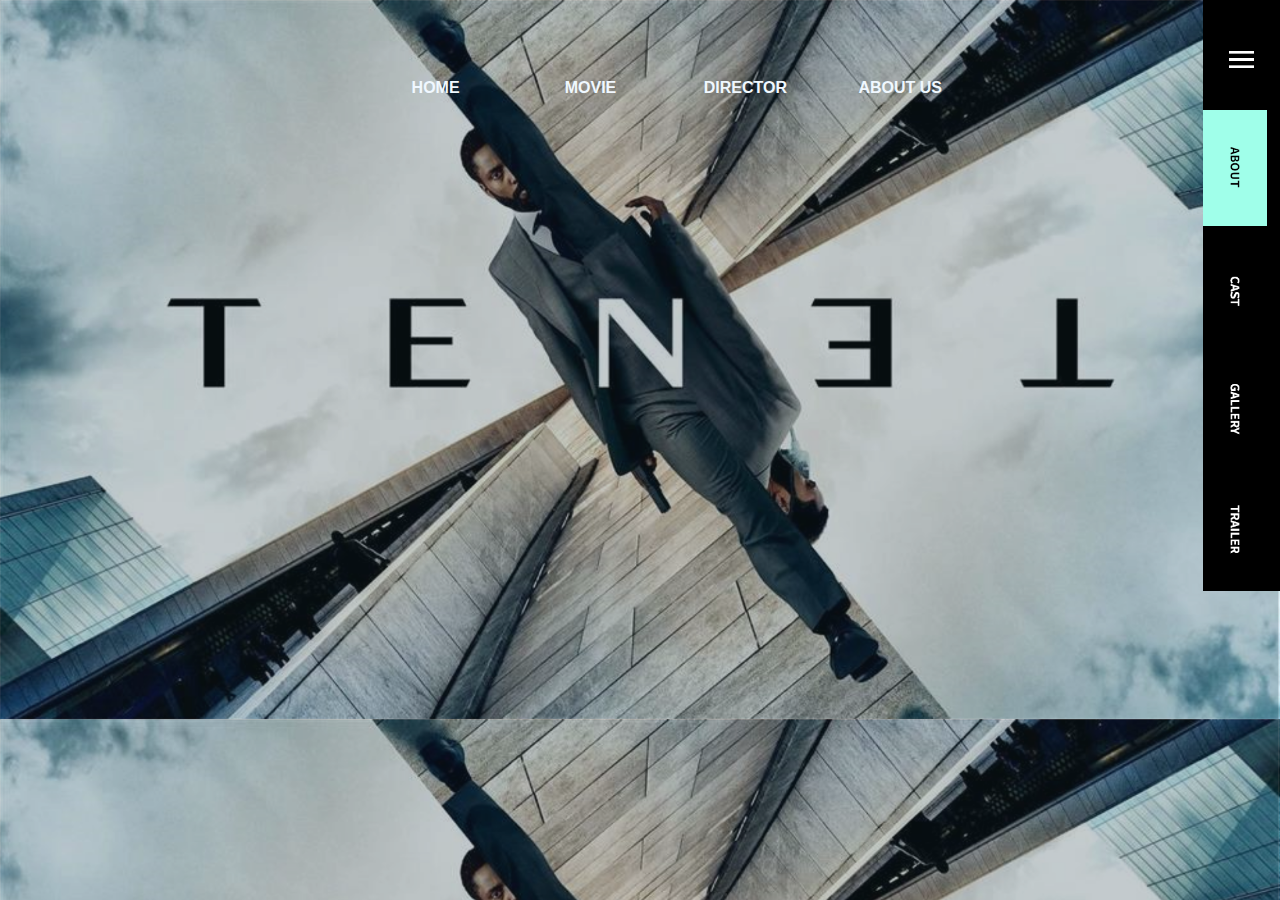
<file: index.html>
<!doctype html>
<html>
<head style="width:100%">
<meta charset="utf-8">
<title>tenet</title>
<link href="style.css" rel="stylesheet" type="text/css">
</head>

<body background="img/bg.png" >
	<header>
		<table width="100%" height="34" ><tbody>
			<tr class="head_choise">
			  <th width="275" scope="col">&nbsp;</th>
			  <th width="120" scope="col"><a href="index.html">HOME</a></th>
			  <th width="120" scope="col"><a href="cast.html">MOVIE</a></th>
			  <th width="120" scope="col"><a href="director.html">DIRECTOR</a></th>
			  <th width="120" scope="col"><a href="aboutUs.html">ABOUT US</a></th>
			  <th width="180" scope="col">&nbsp;</th>
			</tr>
			
		</tbody></table>
	</header>
	<aside>
		<div class="right_choise"></div>
	</aside>
	<div class="side_choise">
        <a href=""><img  width="25" src="img/three_line.png" class="hambuger"></th>	
        <a href="index.html"><img src="img/ABOUT_r.png" class="movie_choose"></a>
        <a href="cast.html"><img src="img/CAST.png" class="movie_choose"></a>
        <a href="GALLERY.html"><img src="img/GALLERY.png" class="movie_choose"></a>
        <a href="TRAILER.html"><img src="img/TRAILER.png" class="movie_choose"></a>
    </div>
</body>
</html>
</file>
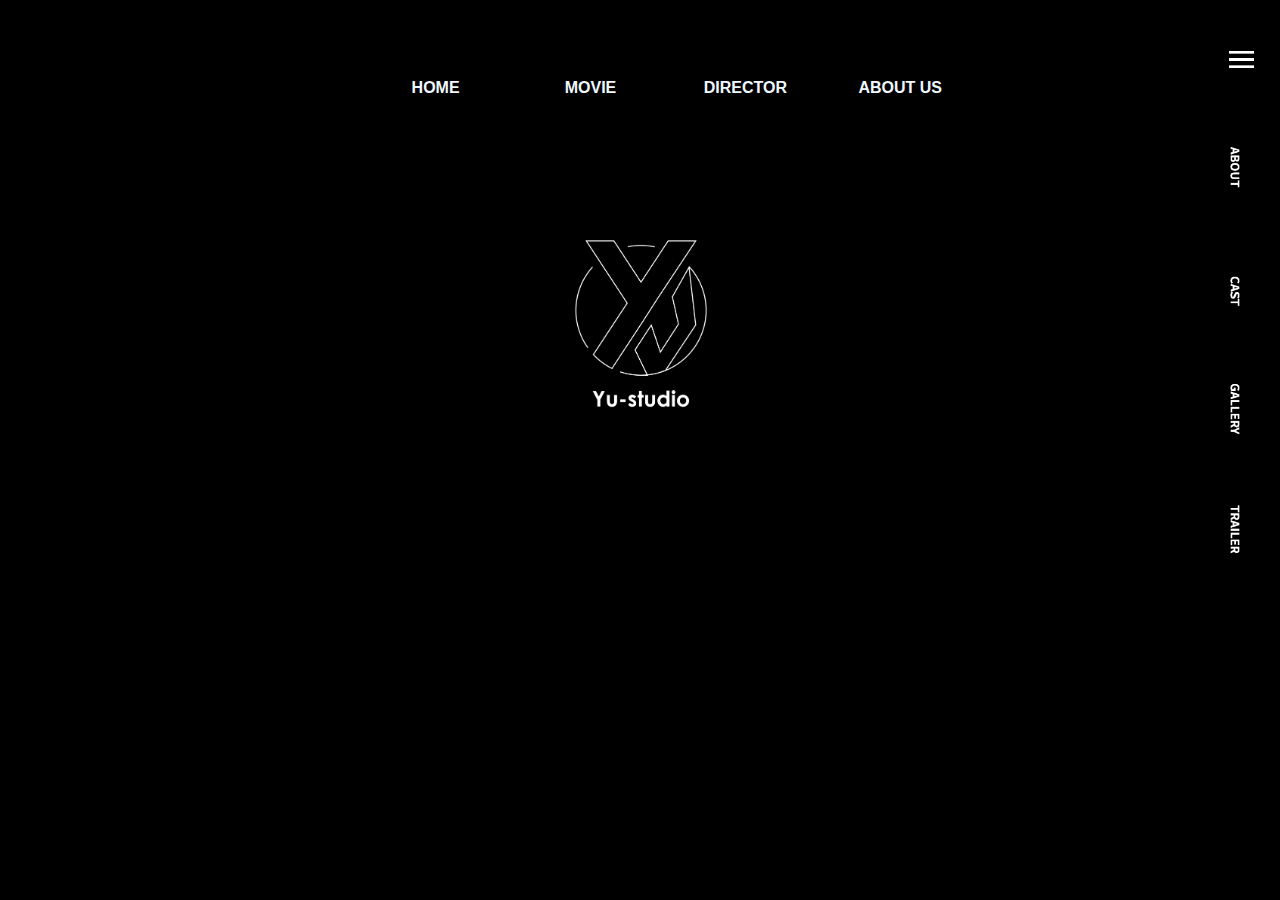
<file: aboutUs.html>
<!doctype html>
<html>
<head style="width:100%">
<meta charset="utf-8">
<title>tenet</title>
<link href="style.css" rel="stylesheet" type="text/css">
</head>

<body style="background-color: black;" >
	<header>
		<table width="100%" height="34" ><tbody>
			<tr class="head_choise">
			  <th width="275" scope="col">&nbsp;</th>
			  <th width="120" scope="col"><a href="index.html">HOME</a></th>
			  <th width="120" scope="col"><a href="cast.html">MOVIE</a></th>
			  <th width="120" scope="col"><a href="director.html">DIRECTOR</a></th>
			  <th width="120" scope="col"><a href="aboutUs.html">ABOUT US</a></th>
			  <th width="180" scope="col">&nbsp;</th>
			</tr>
			
		</tbody></table>
	</header>
	<aside>
		<img src="img/yu-studio.png" controls class="icon_set"></video>
	</aside>
	<div class="side_choise">
        <a href=""><img  width="25" src="img/three_line.png" class="hambuger"></th>	
        <a href="index.html"><img src="img/ABOUT.png" class="movie_choose"></a>
        <a href="cast.html"><img src="img/CAST.png" class="movie_choose"></a>
        <a href="GALLERY.html"><img src="img/GALLERY.png" class="movie_choose"></a>
        <a href="TRAILER.html"><img src="img/TRAILER.png" class="movie_choose"></a>
    </div>
</body>
</html>
</file>
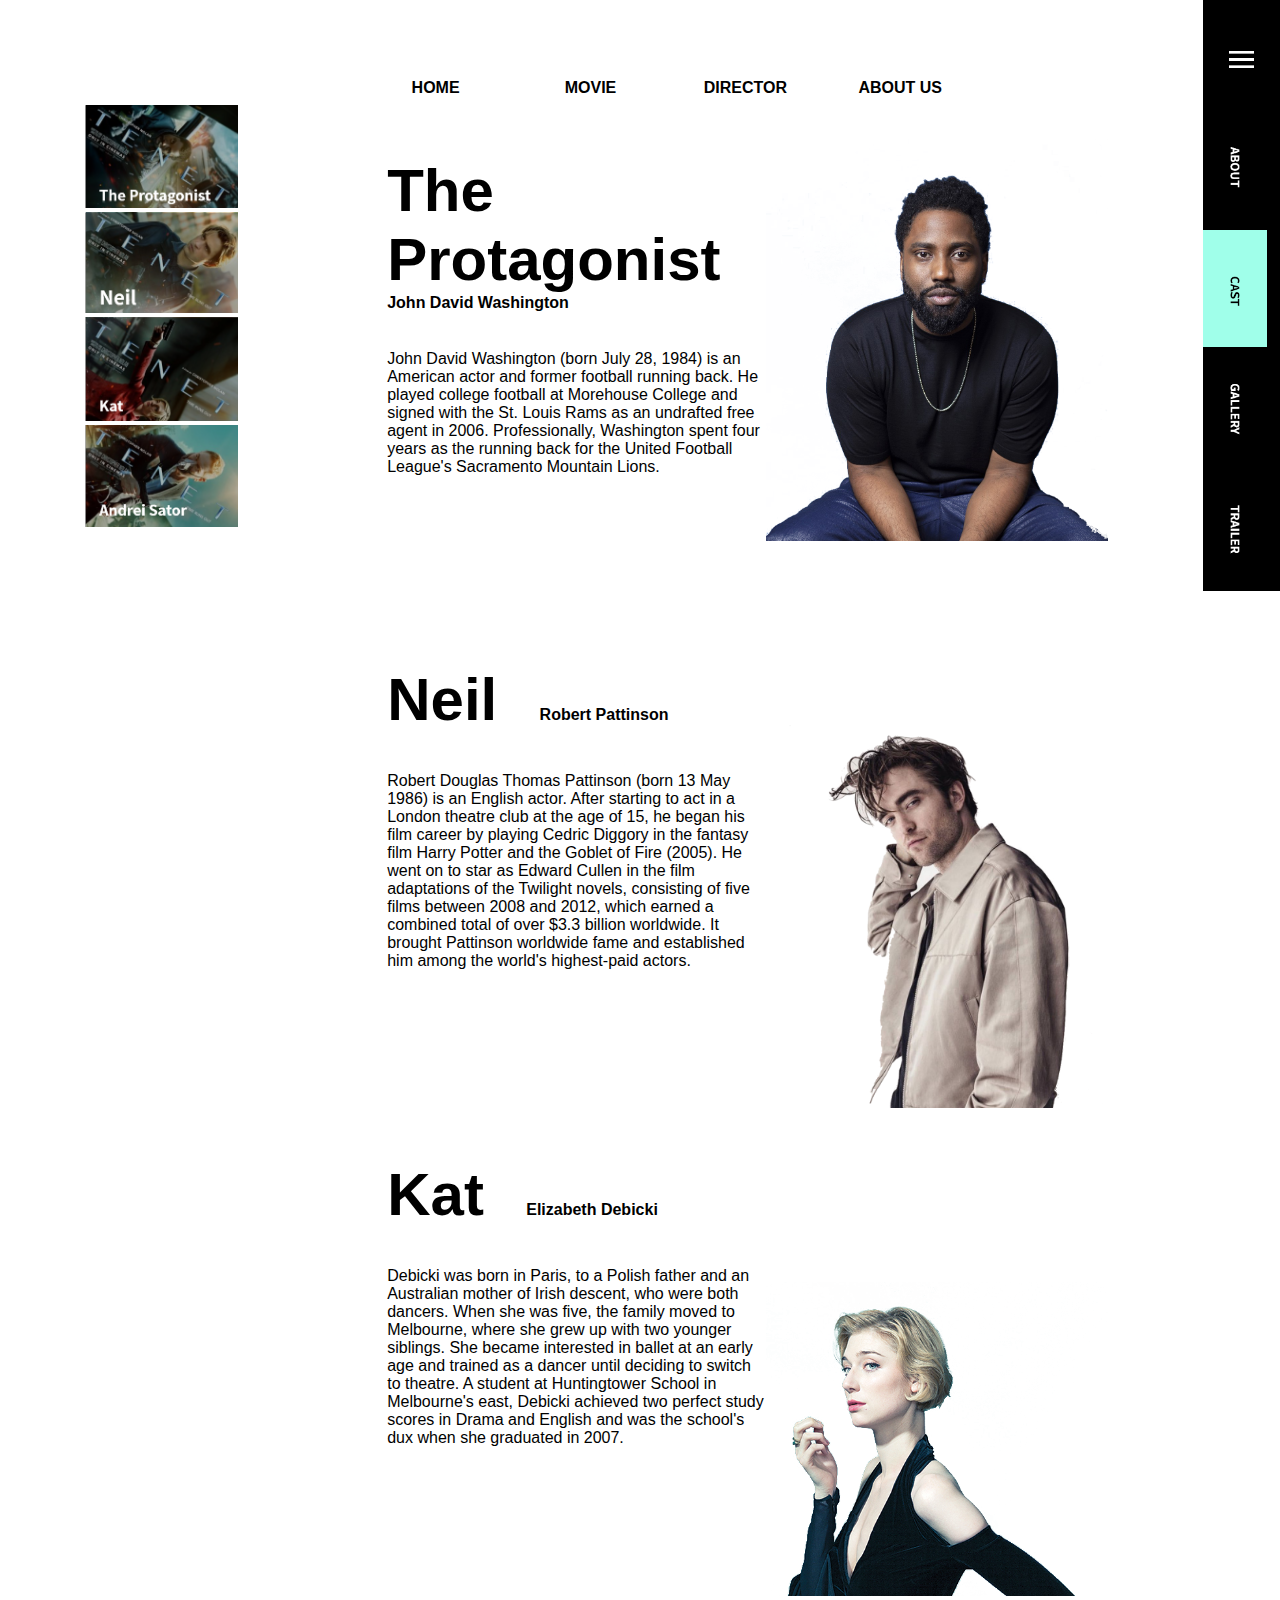
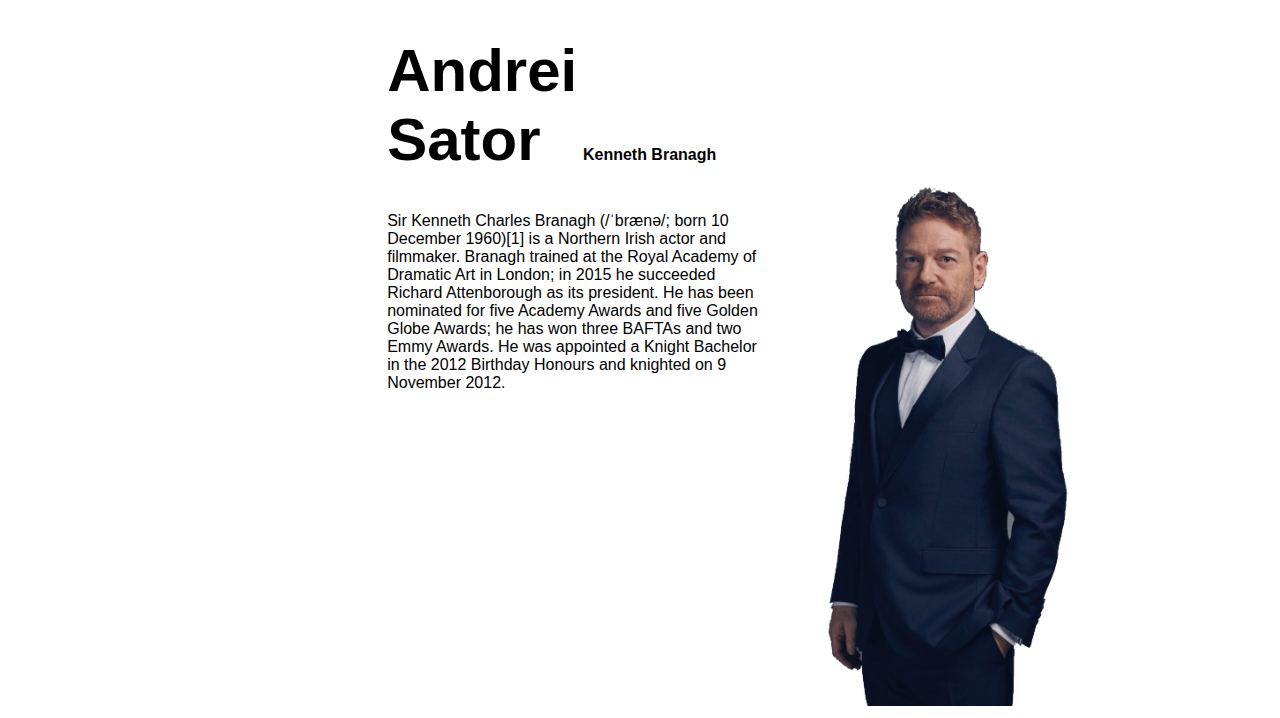
<file: cast.html>
<!doctype html>
<html>
<head>
<meta charset="utf-8">
<title>cast</title>
<link href="style.css" rel="stylesheet" type="text/css">
</head>

<body>

<header  id="cast-1">
    <table width="100%" height="34" ><tbody>
        <tr class="head_choise" >
            <th width="275" scope="col">&nbsp;</th>
            <th width="120" scope="col"><a href="index.html" style="color:black;">HOME</a></th>
            <th width="120" scope="col"><a href="cast.html" style="color:black;"> MOVIE</a></th>
            <th width="120" scope="col"><a href="director.html" style="color:black;">DIRECTOR</a></th>
            <th width="120" scope="col"><a href="aboutUs.html" style="color:black;">ABOUT US</a></th>
            <th width="180" scope="col">&nbsp;</th>
            
        </tr>
                
        </tbody></table>
</header>
<div class="box">
    <section>
        <a href="#cast-1"><img src="img/cast-1.png" class="cast_choose"></a>
        <a href="#cast-2"><img src="img/cast-2.png" class="cast_choose"></a>
        <a href="#cast-3"><img src="img/cast-3.png" class="cast_choose"></a>
        <a href="#cast-4"><img src="img/cast-4.png" class="cast_choose"></a>
        
    </section>
    <aside style="font-family: 'Segoe UI', Tahoma, Geneva, Verdana, sans-serif;">
        <div class="name" id="cast-1">The Protagonist</div>
        <div class="real_name">John David Washington</div>
        <div class="text_inside">John David Washington (born July 28, 1984) is an American actor and former football running back. 
            He played college football at Morehouse College and signed with the St. Louis Rams as an undrafted 
            free agent in 2006. Professionally, 
            Washington spent four years as the running back for the United Football League's Sacramento 
            Mountain Lions.</div>
        
        <div class="name"  id="cast-2">Neil</div>
        <div class="real_name">Robert Pattinson</div>
        <div class="text_inside">Robert Douglas Thomas Pattinson (born 13 May 1986) is an English actor. 
            After starting to act in a London theatre club at the age of 15, 
            he began his film career by playing Cedric Diggory in the fantasy film Harry Potter and the Goblet of Fire (2005). 
            He went on to star as Edward Cullen in the film adaptations of the Twilight novels, 
            consisting of five films between 2008 and 2012, which earned a combined total of over $3.3 billion worldwide. 
            It brought Pattinson worldwide fame and established him among the world's highest-paid actors.</div>
        
        <div class="name"  id="cast-3">Kat</div>
        <div class="real_name">Elizabeth Debicki</div>
        <div class="text_inside">Debicki was born in Paris, to a Polish father and an Australian mother
             of Irish descent, who were both dancers. When she was five, the family moved to Melbourne,
              where she grew up with two younger siblings. She became interested in ballet at an early 
              age and trained as a dancer until deciding to switch to theatre. A student at Huntingtower
               School in Melbourne's east, Debicki achieved two perfect study scores in Drama and English 
               and was the school's dux when she graduated in 2007.</div>
            
        <div class="name"  id="cast-4">Andrei Sator</div>
        <div class="real_name">Kenneth Branagh</div>
        <div class="text_inside">Sir Kenneth Charles Branagh (/ˈbrænə/; born 10 December 1960)[1] is
             a Northern Irish actor and filmmaker. Branagh trained at the Royal Academy of Dramatic
              Art in London; in 2015 he succeeded Richard Attenborough as its president. He has been
               nominated for five Academy Awards and five Golden Globe Awards; he has won three BAFTAs 
               and two Emmy Awards. He was appointed a Knight Bachelor in the 2012 Birthday Honours and 
               knighted on 9 November 2012.</div>    
    </aside>

    <article>
        <img src="img/CAST_2.png" class="cast_2">
        <img src="img/CAST_1.png" class="cast_1">
        <img src="img/CAST_3.png" class="cast_3">
        <img src="img/CAST_4.png" class="cast_4">
    </article>

    <div class="side_choise">
        <a href=""><img  width="25" src="img/three_line.png" class="hambuger"></th>	
        <a href="index.html"><img src="img/ABOUT.png" class="movie_choose"></a>
        <a href="cast.html"><img src="img/CAST_r.png" class="movie_choose"></a>
        <a href="GALLERY.html"><img src="img/GALLERY.png" class="movie_choose"></a>
        <a href="TRAILER.html"><img src="img/TRAILER.png" class="movie_choose"></a>
    </div>
</div>
</body>
</html>
</file>
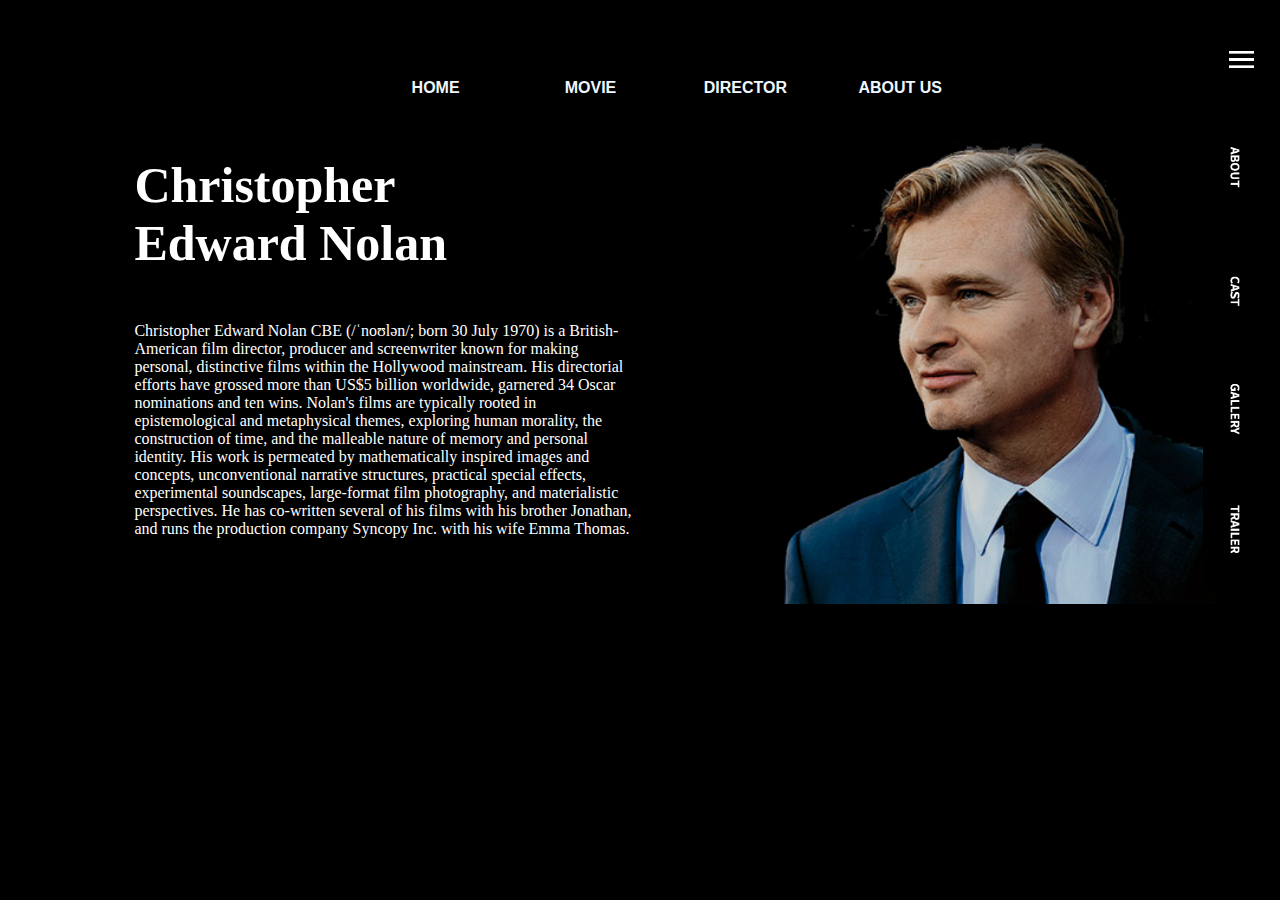
<file: director.html>
<!doctype html>
<html>
<head style="width:100%">
<meta charset="utf-8">
<title>tenet</title>
<link href="style.css" rel="stylesheet" type="text/css">
</head>

<body style="background-color: black;" >
	<header>
		<table width="100%" height="34" ><tbody>
			<tr class="head_choise">
			  <th width="275" scope="col">&nbsp;</th>
			  <th width="120" scope="col"><a href="index.html">HOME</a></th>
			  <th width="120" scope="col"><a href="cast.html">MOVIE</a></th>
			  <th width="120" scope="col"><a href="director.html">DIRECTOR</a></th>
			  <th width="120" scope="col"><a href="aboutUs.html">ABOUT US</a></th>
			  <th width="180" scope="col">&nbsp;</th>
			</tr>
			
		</tbody></table>
    </header>
    
    <div class=box>
	<div class="director_all">
        <div class="director_set">Christopher <br>Edward Nolan</div>
        <div class="director_txt">Christopher Edward Nolan CBE (/ˈnoʊlən/; born 30 July 1970) is a British-American film 
            director, producer and screenwriter known for making personal, distinctive films within 
            the Hollywood mainstream. His directorial efforts have grossed more than US$5 billion 
            worldwide, garnered 34 Oscar nominations and ten wins.

            Nolan's films are typically rooted in epistemological and metaphysical themes, 
            exploring human morality, the construction of time, and the malleable nature of memory 
            and personal identity. His work is permeated by mathematically inspired images and concepts, 
            unconventional narrative structures, practical special effects, experimental soundscapes, 
            large-format film photography, and materialistic perspectives. He has co-written several of 
            his films with his brother Jonathan, and runs the production company Syncopy Inc. with his 
            wife Emma Thomas.</div>
    </div>
    <div>
        <img src="img/DIRECTOR.png" class="director">
    </div>
    </div>
	<div class="side_choise">
        <a href=""><img  width="25" src="img/three_line.png" class="hambuger"></th>	
        <a href="index.html"><img src="img/ABOUT.png" class="movie_choose"></a>
        <a href="cast.html"><img src="img/CAST.png" class="movie_choose"></a>
        <a href="GALLERY.html"><img src="img/GALLERY.png" class="movie_choose"></a>
        <a href="TRAILER.html"><img src="img/TRAILER.png" class="movie_choose"></a>
    </div>
</body>
</html>
</file>
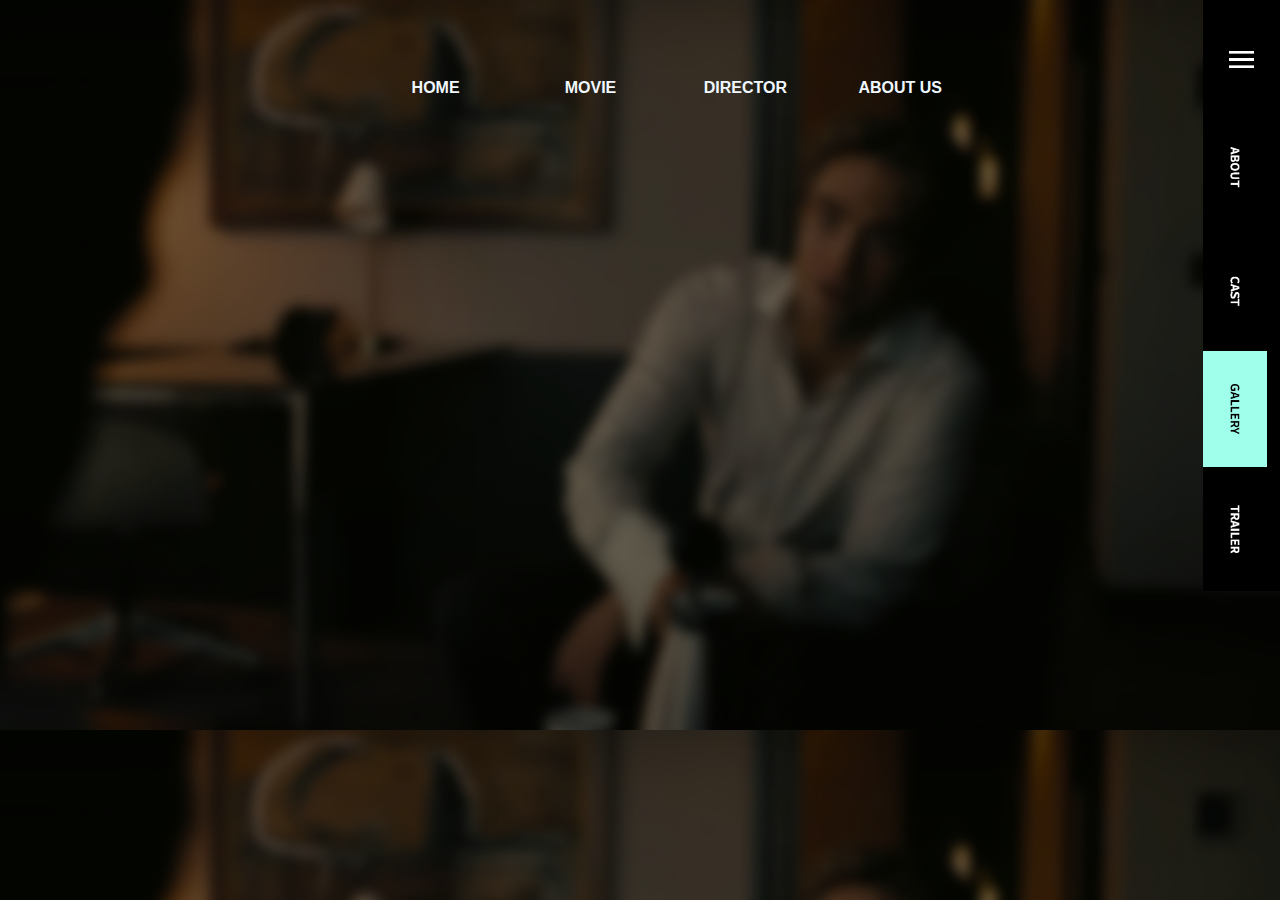
<file: GALLERY.html>
<!doctype html>
<html>
<head style="width:100%">
<meta charset="utf-8">
<title>GALLERY</title>
<link href="style.css" rel="stylesheet" type="text/css">
</head>

<body background="img/g_bg.png" >
	<header>
		<table width="100%" height="34" ><tbody>
			<tr class="head_choise">
			  <th width="275" scope="col">&nbsp;</th>
			  <th width="120" scope="col"><a href="index.html">HOME</a></th>
			  <th width="120" scope="col"><a href="cast.html">MOVIE</a></th>
			  <th width="120" scope="col"><a href="director.html">DIRECTOR</a></th>
			  <th width="120" scope="col"><a href="aboutUs.html">ABOUT US</a></th>
			  <th width="180" scope="col">&nbsp;</th>
			</tr>
			
		</tbody></table>
    </header>
    <article>
        <div class="slider_container">
            <div>
                <img src="img/G_2.jpg" alt="pure css3 slider" class="gallery_set" />
                <span class="info">Image Description 1</span>
            </div>
            <div>
                <img src="img/G_3.jpg" alt="pure css3 slider" class="gallery_set" />
                <span class="info">Image Description 2</span>
            </div>
            <div>
                <img src="img/G_4.jpg" alt="pure css3 slider" class="gallery_set" />
                <span class="info">Image Description 3</span>
            </div>
            <div>
                <img src="img/G_5.jpg" alt="pure css3 slider" class="gallery_set" />
                <span class="info">Image Description 4</span>
            </div>
            <div>
                <img src="img/G_6.jpg" alt="pure css3 slider" class="gallery_set" />
                <span class="info">Image Description 5</span>
            </div>
        </div>
    </article>
	<aside>
		<div class="right_choise"></div>
	</aside>
	<div class="side_choise">
        <a href=""><img  width="25" src="img/three_line.png" class="hambuger"></th>	
        <a href="index.html"><img src="img/ABOUT.png" class="movie_choose"></a>
        <a href="cast.html"><img src="img/CAST.png" class="movie_choose"></a>
        <a href="GALLERY.html"><img src="img/GALLERY_r.png" class="movie_choose"></a>
        <a href="TRAILER.html"><img src="img/TRAILER.png" class="movie_choose"></a>
    </div>
</body>
</html>
</file>
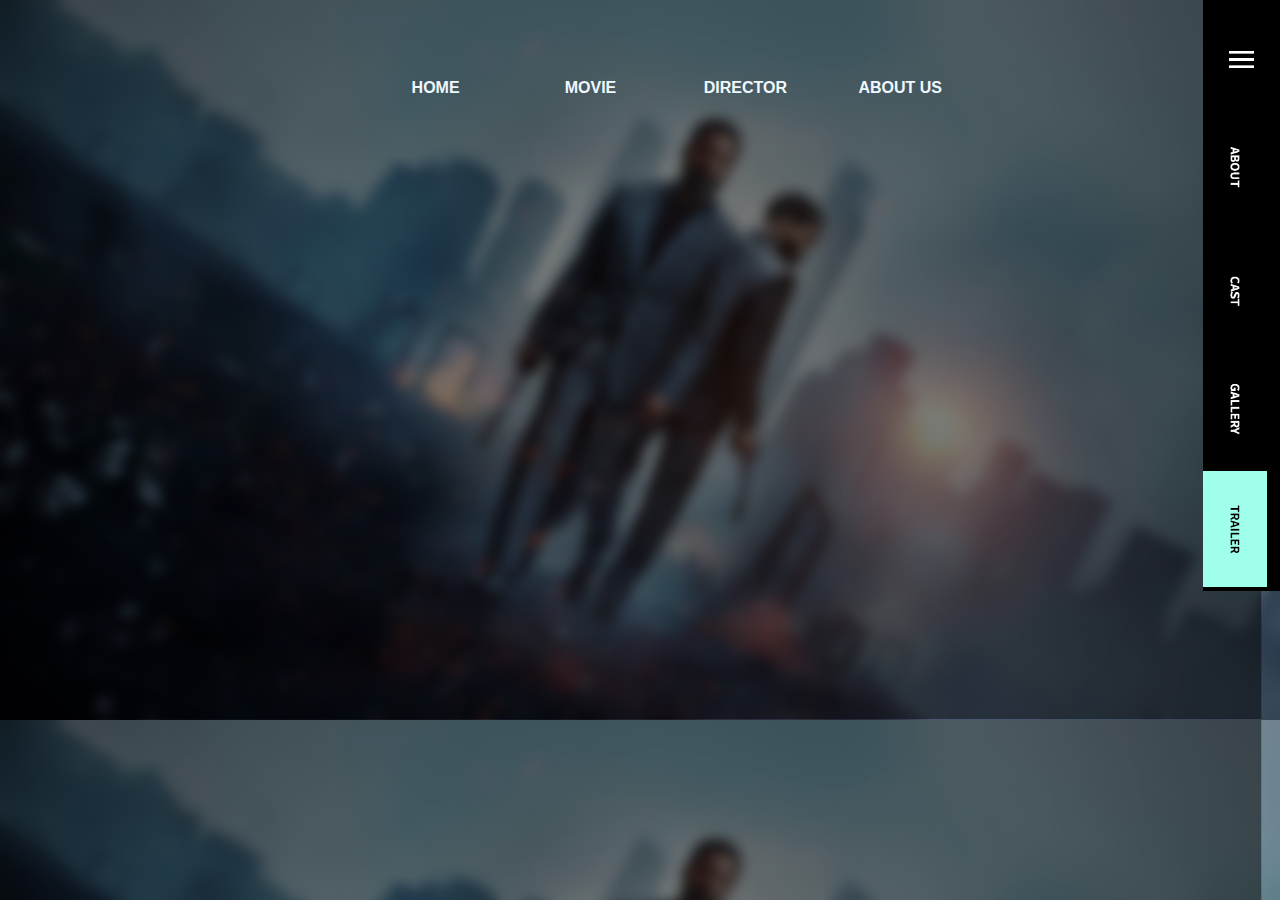
<file: TRAILER.html>
<!doctype html>
<html>
<head style="width:100%">
<meta charset="utf-8">
<title>GALLERY</title>
<link href="style.css" rel="stylesheet" type="text/css">
</head>

<body background="img/t_bg.png" >
	<header>
		<table width="100%" height="34" ><tbody>
			<tr class="head_choise">
			  <th width="275" scope="col">&nbsp;</th>
			  <th width="120" scope="col"><a href="index.html">HOME</a></th>
			  <th width="120" scope="col"><a href="cast.html">MOVIE</a></th>
			  <th width="120" scope="col"><a href="director.html">DIRECTOR</a></th>
			  <th width="120" scope="col"><a href="aboutUs.html">ABOUT US</a></th>
			  <th width="180" scope="col">&nbsp;</th>
			</tr>
			
		</tbody></table>
    </header>
    <article>
        <iframe class="trailer_set" width="560" height="315" src="https://www.youtube.com/embed/L3pk_TBkihU" frameborder="0" allow="accelerometer; autoplay; clipboard-write; encrypted-media; gyroscope; picture-in-picture" allowfullscreen></iframe>
    </article>

	<aside>
		<div class="right_choise"></div>
	</aside>
	<div class="side_choise">
        <a href=""><img  width="25" src="img/three_line.png" class="hambuger"></th>	
        <a href="index.html"><img src="img/ABOUT.png" class="movie_choose"></a>
        <a href="cast.html"><img src="img/CAST.png" class="movie_choose"></a>
        <a href="GALLERY.html"><img src="img/GALLERY.png" class="movie_choose"></a>
        <a href="TRAILER.html"><img src="img/TRAILER_r.png" class="movie_choose"></a>
    </div>
</body>
</html>
</file>
<file: style.css>
@charset "utf-8";

.head_choise{
	color:white;
	font-family:Noto Sans CJK TC Regular,Noto Sans CJK TC Medium,Noto Sans CJK TC Light,Noto Sans CJK TC Bold;
	
}

header{
	padding-top:5%;
	width: 95%;
	margin-top: 0%;
}

body{
  background-size: 100%;
}

.right_choise{
	background: #000000;
	position:absolute;
　	top:80px;
　	left:80px;
}

.title_txt {
	font-family: 'Segoe UI', Tahoma, Geneva, Verdana, sans-serif;
	color:aliceblue;
}

a:link {
	font-family: 'Segoe UI', Tahoma, Geneva, Verdana, sans-serif;
	color:aliceblue;
	text-decoration:none;
	}
a:visited {
	font-family: 'Segoe UI', Tahoma, Geneva, Verdana, sans-serif;
	color:aliceblue;
	text-decoration:none;
	}

a:hover {
		color: yellow;
	}

.box {
	display: flex;
	align-items:flex-start;
	width: auto;
}

section {
	display: flex;
	position: fixed;
	justify-content: center;
	flex-direction: column;
	padding-top: 0%;
	padding-left: 6%;
	width: 20%;
}

.cast_choose {
	width: 60%;
}

aside {
	width: 30%;
	padding-top: 4%;
	margin-left: 30%;
	height: auto;
}
.name {
	font-size: 60px;
	font-weight: bold;
	display: inline;
	margin-right: 10%;
	padding-top: 20%;
}
.real_name {
	display: inline;
	font-weight:600;
}

.text_inside {
	padding-top: 10%;
	margin-bottom: 50%;
}

article {
	width: 27%;
}
.cast_2 {
	margin-top: 10%;
	width: 100%;
}

.cast_1 {
	margin-top: 50%;
	width: 100%;
}

.cast_3 {
	margin-top: 50%;
	width: 100%;
}

.cast_4 {
	margin-top: 50%;
	width: 100%;
}


.side_choise {
	display: flex;
	position: fixed;
	top:0;
	left:94%;
	justify-content: center;
	flex-direction: column;
	width: 20%;
	background-color: black;
}

.movie_choose {
	width: 25%;
}

.hambuger {
	padding-left: 10%;
	padding-top: 20%;
	padding-bottom: 15%;
}


.gallery_set {
	width: 450%;
}

.slider_container {
	margin-left: 124.5%;
	margin-top: 20%;
    width: 100px;
    position: relative;
}

.slider_container div {
    position: absolute;
    top: 0;
    left: 0;
    opacity: 0;
    filter: alpha(opacity=0);
}

.slider_container div {
    -webkit-animation: round 25s linear infinite;
            animation: round 25s linear infinite;
}

@-webkit-keyframes round {
    4% {
        opacity: 1;
        filter: alpha(opacity=100);
        /* 0 - 1秒 淡入*/
    }
    20% {
        opacity: 1;
        filter: alpha(opacity=100);
        /* 1- 5秒靜止*/
    }
    24% {
        opacity: 0;
        filter: alpha(opacity=0);
        /* 5-6秒淡出*/
    }
}
@keyframes round {
    4% {
        opacity: 1;
        filter: alpha(opacity=100);
        /* 0 - 1秒 淡入*/
    }
    20% {
        opacity: 1;
        filter: alpha(opacity=100);
        /* 1- 5秒靜止*/
    }
    24% {
        opacity: 0;
        filter: alpha(opacity=0);
        /* 5-6秒淡出*/
    }
}

.slider_container div:nth-child(5) {
    -webkit-animation-delay: 0s;
            animation-delay: 0s;
}

.slider_container div:nth-child(4) {
    -webkit-animation-delay: 5s;
            animation-delay: 5s;
}

.slider_container div:nth-child(3) {
    -webkit-animation-delay: 10s;
            animation-delay: 10s;
}

.slider_container div:nth-child(2) {
    -webkit-animation-delay: 15s;
            animation-delay: 15s;
}

.slider_container div:nth-child(1) {
    -webkit-animation-delay: 20s;
            animation-delay: 20s;
}


.trailer_set {
	margin-top: 16%;
	margin-left: 103%;
}



.director_set {
	font-size: 50px;
	font-weight: bold;
	display: inline;
	margin-right: 10%;
	padding-top: 20%;
}

.director_txt {
	padding-top: 10%;
}

.director_all {
	width: 40%;
	padding-top: 4%;
	margin-left: 10%;
	margin-bottom: 10%;
	height: auto;
	color: white;
	font-family:Noto Sans CJK TC Regular,Noto Sans CJK TC Medium,Noto Sans CJK TC Light,Noto Sans CJK TC Bold;
	
}

.director {
	width: 35%;
	margin-left: 10%;
	position: fixed;
}

.icon_set {
	width: 40%;
	margin-left: 47%;
	margin-top: 20%;
}
</file>
